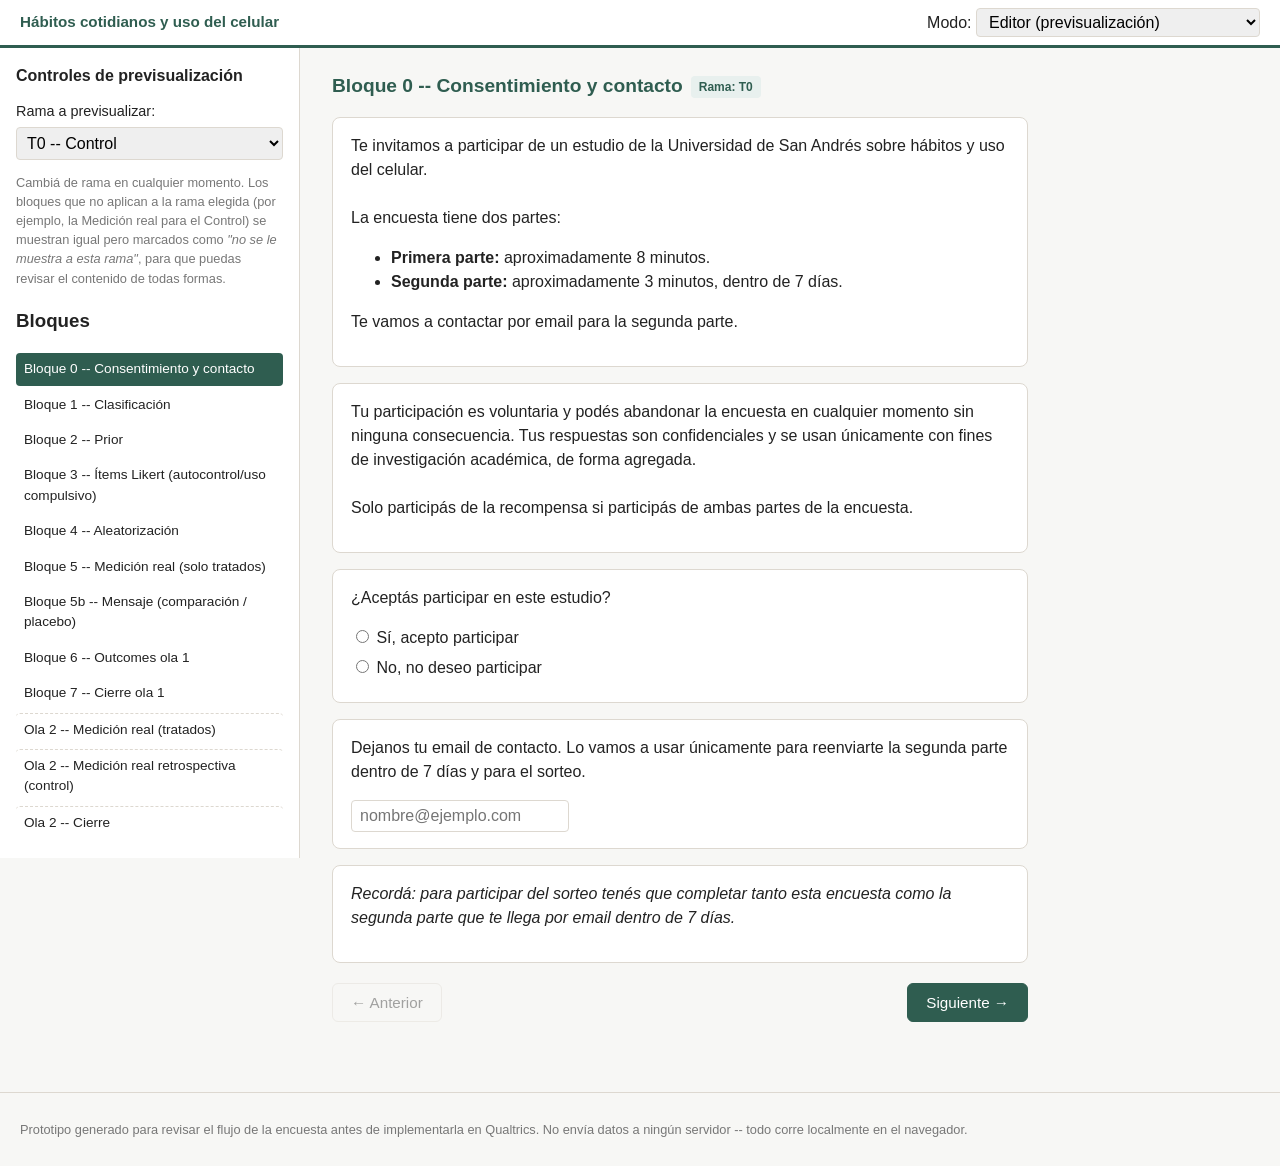
<file: site/index.html>
<!DOCTYPE html>
<html lang="es">
<head>
<meta charset="UTF-8" />
<meta name="viewport" content="width=device-width, initial-scale=1.0" />
<title>Hábitos cotidianos y uso del celular</title>
<link rel="stylesheet" href="style.css" />
</head>
<body>

<header id="top-bar">
  <div id="top-bar-left">
    <h1>Hábitos cotidianos y uso del celular</h1>
  </div>
  <div id="top-bar-right">
    <label id="mode-switcher">
      Modo:
      <select id="mode-select">
        <option value="editor">Editor (previsualización)</option>
        <option value="respondent">Encuestado (completar de verdad)</option>
      </select>
    </label>
    <button id="restart-btn" type="button" style="display:none;">Reiniciar encuesta</button>
  </div>
</header>

<div id="app">

  <aside id="sidebar">
    <div id="editor-controls" class="panel">
      <h2>Controles de previsualización</h2>
      <label>
        Rama a previsualizar:
        <select id="arm-select"></select>
      </label>
      <p class="hint">
        Cambiá de rama en cualquier momento. Los bloques que no aplican a la
        rama elegida (por ejemplo, la Medición real para el Control) se
        muestran igual pero marcados como <em>"no se le muestra a esta
        rama"</em>, para que puedas revisar el contenido de todas formas.
      </p>
      <div id="block-nav">
        <h3>Bloques</h3>
        <ol id="block-list"></ol>
      </div>
    </div>

  </aside>

  <main id="content">
    <div id="block-render"></div>
    <div id="nav-buttons">
      <button id="prev-btn" type="button">&larr; Anterior</button>
      <button id="next-btn" type="button">Siguiente &rarr;</button>
    </div>
    <p id="validation-msg" class="validation"></p>
  </main>

</div>

<footer>
  <p>
    Prototipo generado para revisar el flujo de la encuesta antes de
    implementarla en Qualtrics. No envía datos a ningún servidor -- todo
    corre localmente en el navegador.
  </p>
</footer>

<script src="config.js"></script>
<script src="data.js"></script>
<script src="app.js"></script>
</body>
</html>
</file>
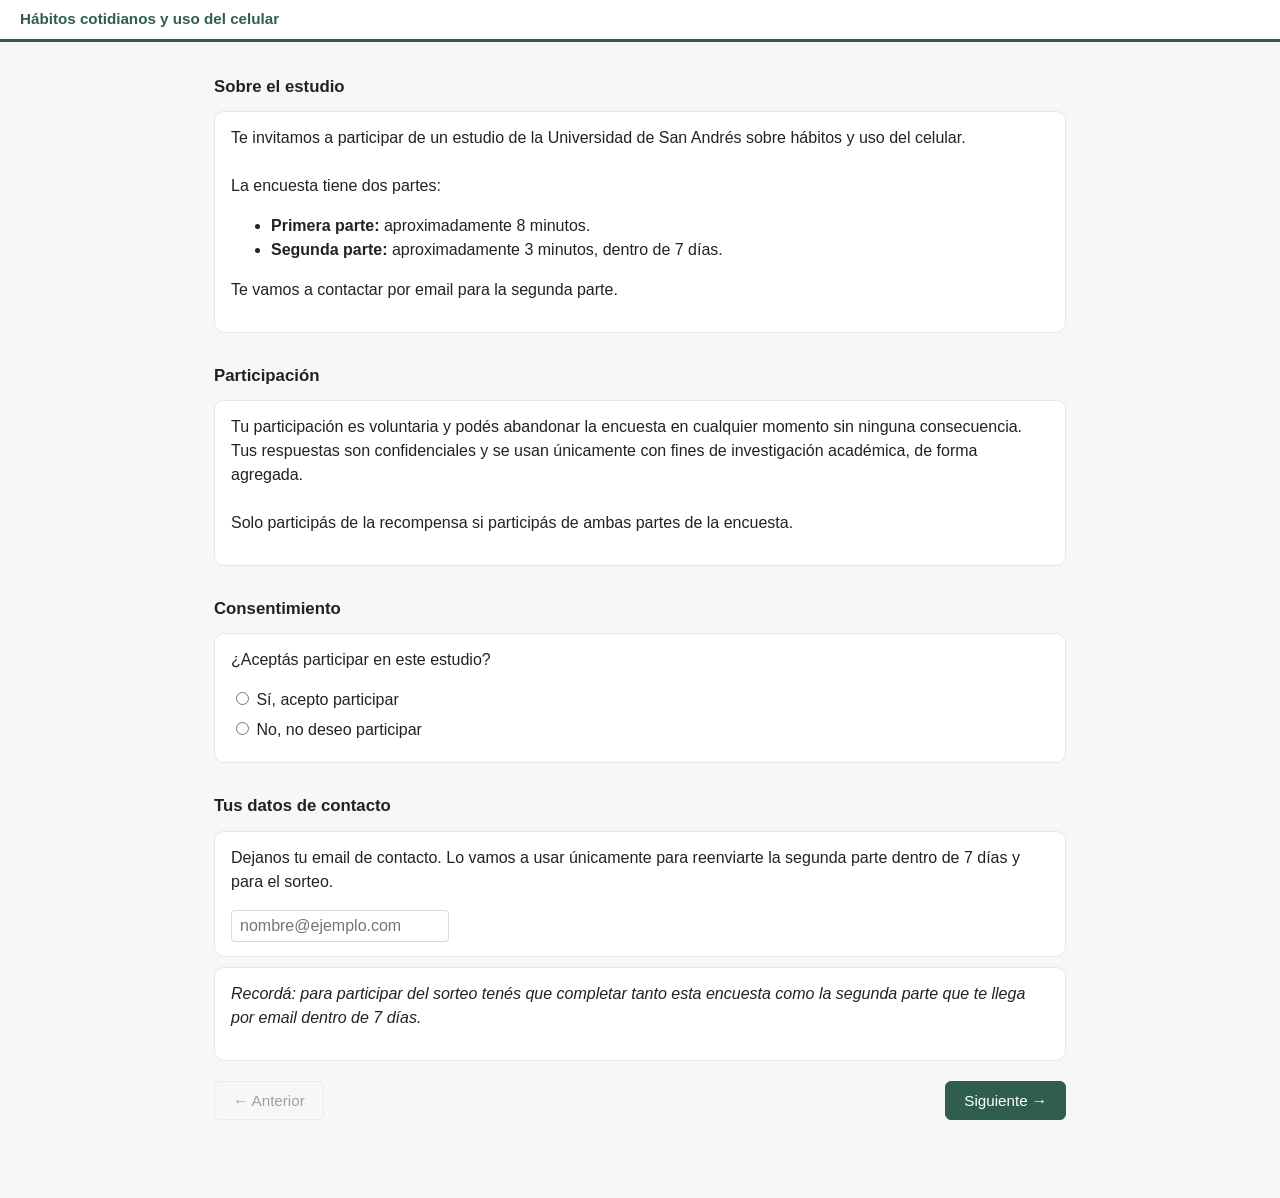
<file: site/encuestado.html>
<!DOCTYPE html>
<html lang="es">
<head>
<meta charset="UTF-8" />
<meta name="viewport" content="width=device-width, initial-scale=1.0" />
<title>Hábitos cotidianos y uso del celular</title>
<link rel="stylesheet" href="style.css" />
</head>
<!--
  Página "estrictamente Encuestado": es la misma encuesta que index.html
  (el Editor de previsualización), pero arranca directo en modo Encuestado,
  sin selector de modo y sin botón de reiniciar -- pensada para mandarle el
  link a quien va a responder de verdad, sin exponerle ningún control de
  revisión. Toda la lógica y el contenido vienen de los mismos data.js/
  app.js/style.css que el Editor; lo único que cambia es la bandera
  window.LOCKED_RESPONDENT (ver app.js) y esta clase en <body>.
-->
<body class="locked-respondent">

<header id="top-bar">
  <div id="top-bar-left">
    <h1>Hábitos cotidianos y uso del celular</h1>
  </div>
  <div id="top-bar-right">
    <label id="mode-switcher">
      Modo:
      <select id="mode-select">
        <option value="editor">Editor (previsualización)</option>
        <option value="respondent">Encuestado (completar de verdad)</option>
      </select>
    </label>
    <button id="restart-btn" type="button" style="display:none;">Reiniciar encuesta</button>
  </div>
</header>

<div id="app">

  <aside id="sidebar">
    <div id="editor-controls" class="panel">
      <h2>Controles de previsualización</h2>
      <label>
        Rama a previsualizar:
        <select id="arm-select"></select>
      </label>
      <p class="hint">
        Cambiá de rama en cualquier momento. Los bloques que no aplican a la
        rama elegida (por ejemplo, la Medición real para el Control) se
        muestran igual pero marcados como <em>"no se le muestra a esta
        rama"</em>, para que puedas revisar el contenido de todas formas.
      </p>
      <div id="block-nav">
        <h3>Bloques</h3>
        <ol id="block-list"></ol>
      </div>
    </div>

  </aside>

  <main id="content">
    <div id="block-render"></div>
    <div id="nav-buttons">
      <button id="prev-btn" type="button">&larr; Anterior</button>
      <button id="next-btn" type="button">Siguiente &rarr;</button>
    </div>
    <p id="validation-msg" class="validation"></p>
  </main>

</div>

<footer>
  <p>
    Prototipo generado para revisar el flujo de la encuesta antes de
    implementarla en Qualtrics. No envía datos a ningún servidor -- todo
    corre localmente en el navegador.
  </p>
</footer>

<script src="config.js"></script>
<script src="data.js"></script>
<script>
  // Arranca esta página directo en modo Encuestado, sin selector de modo ni
  // botón de reiniciar (ver LOCKED_RESPONDENT en app.js). Tiene que
  // ejecutarse antes de app.js.
  window.LOCKED_RESPONDENT = true;
</script>
<script src="app.js"></script>
</body>
</html>
</file>
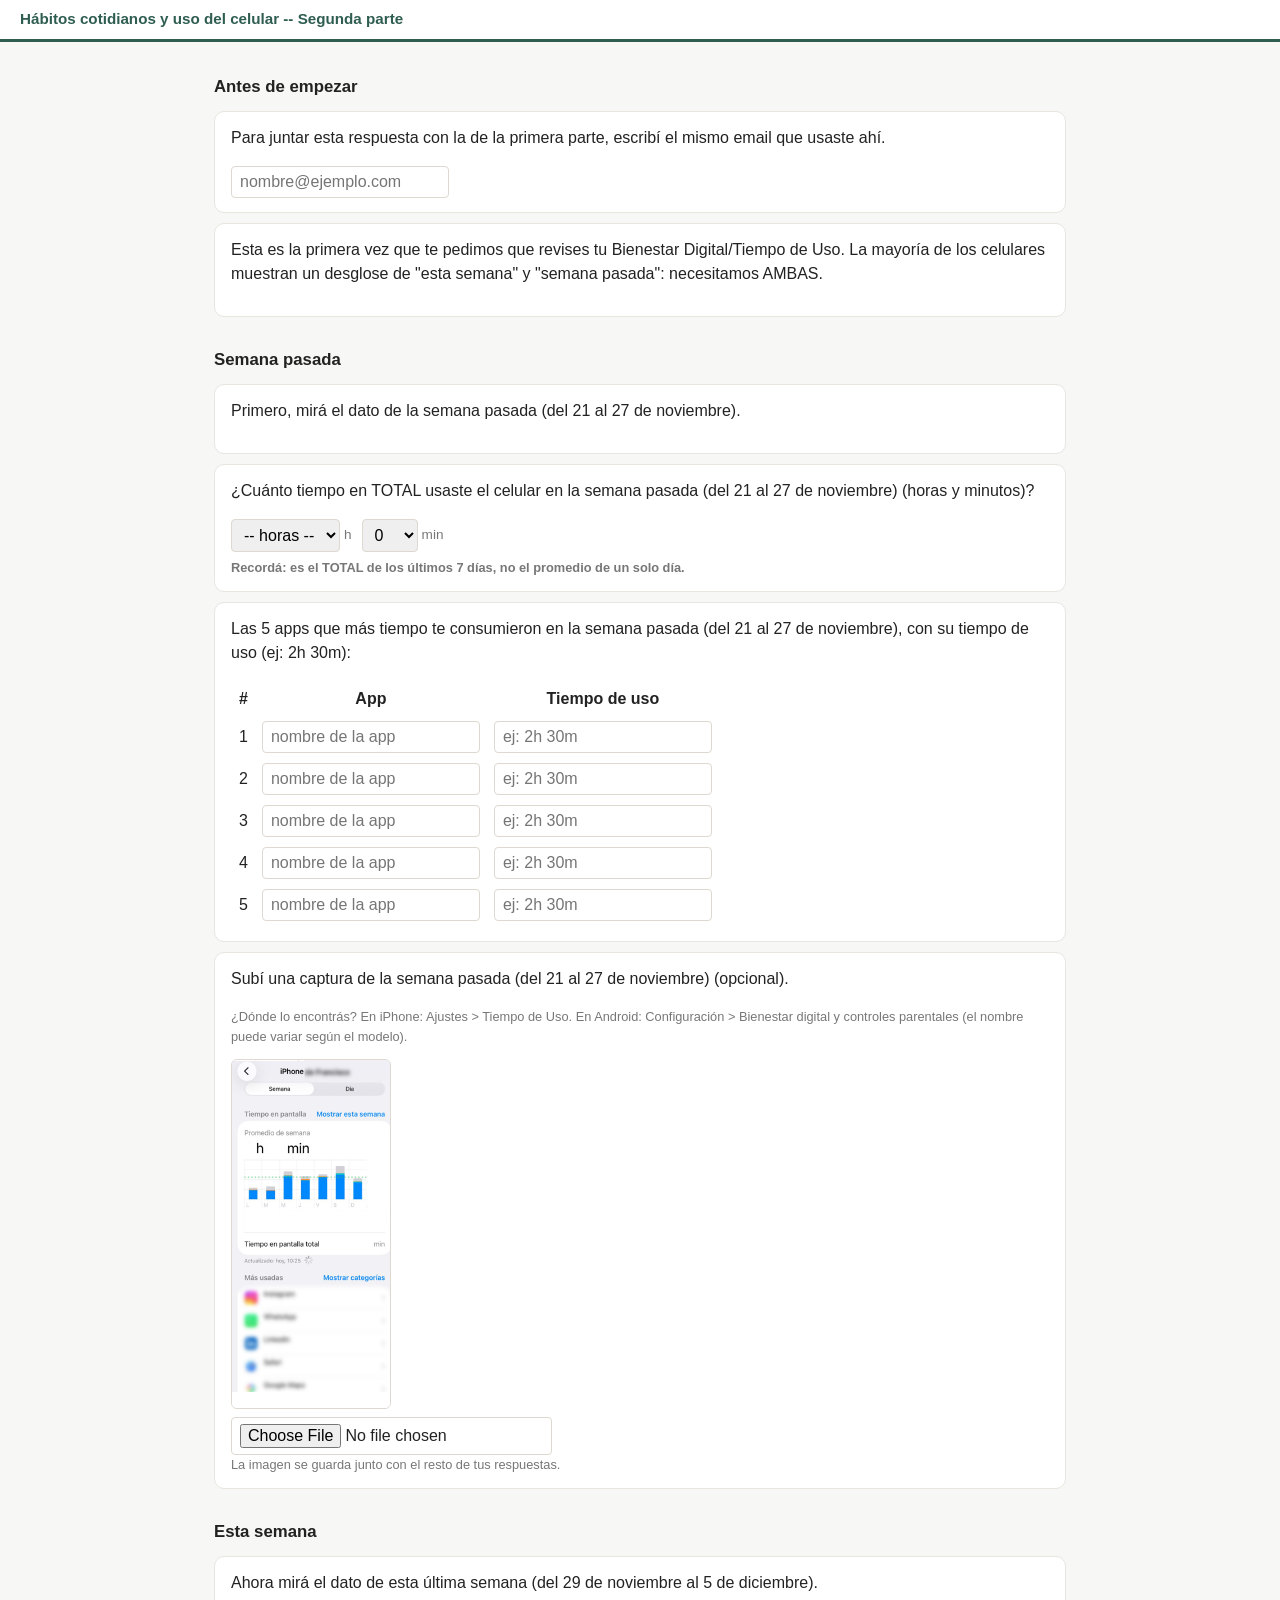
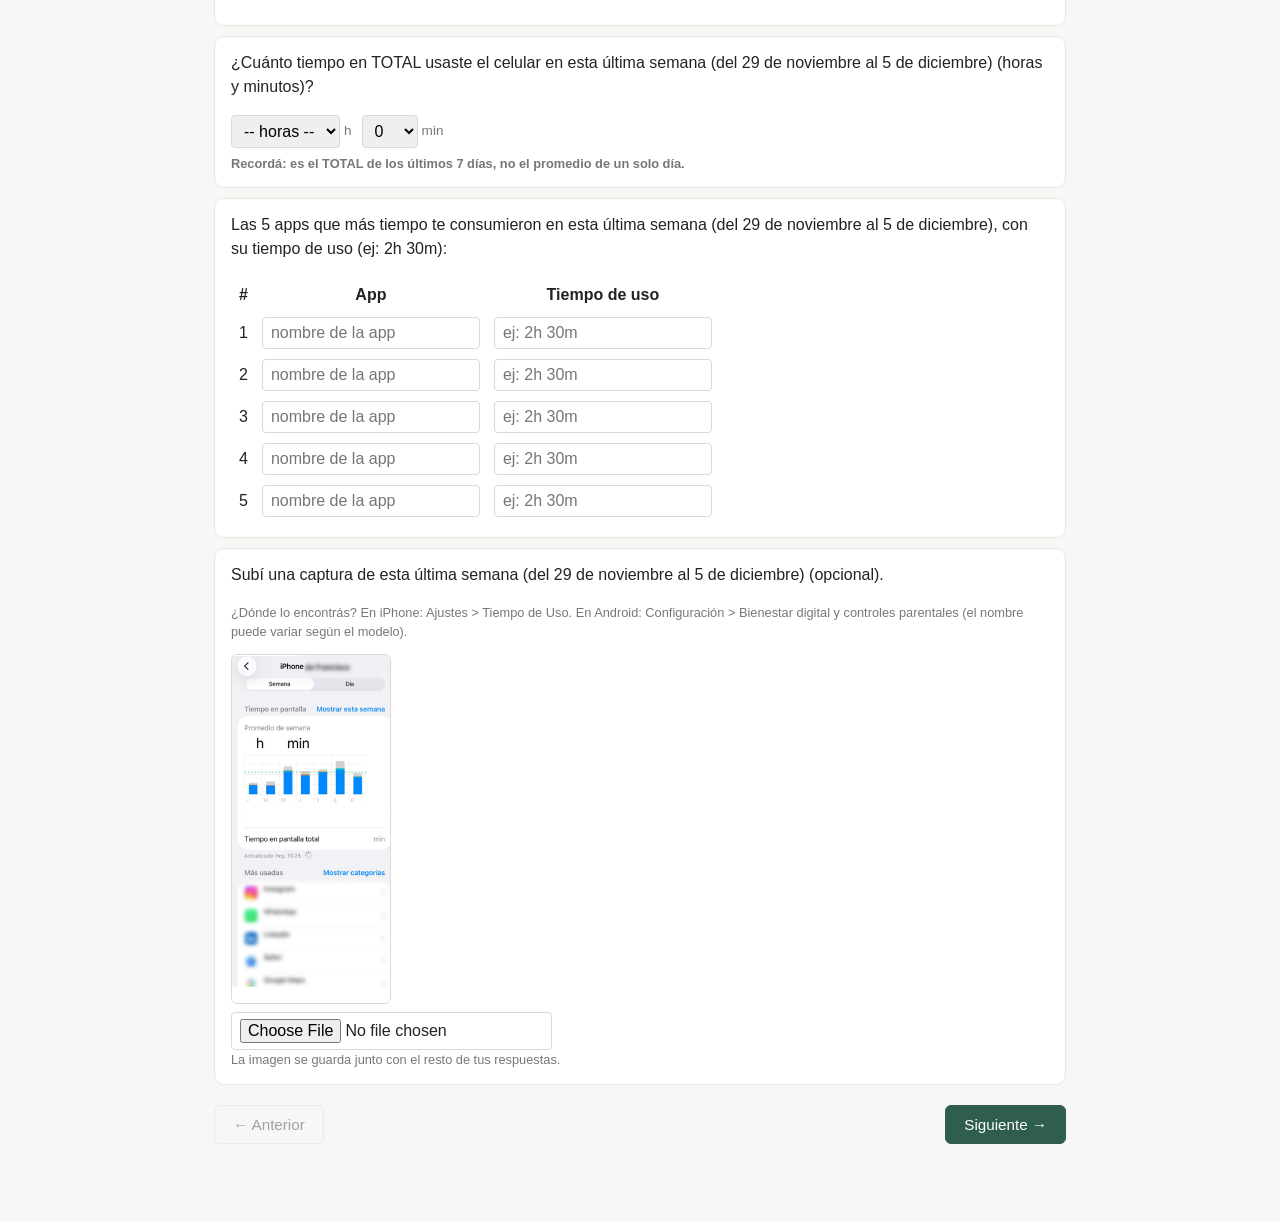
<file: site/ola2_control.html>
<!DOCTYPE html>
<html lang="es">
<head>
<meta charset="UTF-8" />
<meta name="viewport" content="width=device-width, initial-scale=1.0" />
<title>Hábitos cotidianos y uso del celular -- Segunda parte</title>
<link rel="stylesheet" href="style.css" />
</head>
<!--
  Página de Ola 2, link fijo para el grupo CONTROL -- ver la nota completa
  en ola2_tratados.html (es exactamente la misma lógica, solo cambia
  FIXED_WAVE2_GROUP más abajo). Arranca directo en la Ola 2 -- Medición
  real retrospectiva (control).
-->
<body class="locked-respondent">

<header id="top-bar">
  <div id="top-bar-left">
    <h1>Hábitos cotidianos y uso del celular -- Segunda parte</h1>
  </div>
  <div id="top-bar-right">
    <label id="mode-switcher">
      Modo:
      <select id="mode-select">
        <option value="editor">Editor (previsualización)</option>
        <option value="respondent">Encuestado (completar de verdad)</option>
      </select>
    </label>
    <button id="restart-btn" type="button" style="display:none;">Reiniciar encuesta</button>
  </div>
</header>

<div id="app">

  <aside id="sidebar">
    <div id="editor-controls" class="panel">
      <h2>Controles de previsualización</h2>
      <label>
        Rama a previsualizar:
        <select id="arm-select"></select>
      </label>
      <p class="hint">
        Cambiá de rama en cualquier momento. Los bloques que no aplican a la
        rama elegida (por ejemplo, la Medición real para el Control) se
        muestran igual pero marcados como <em>"no se le muestra a esta
        rama"</em>, para que puedas revisar el contenido de todas formas.
      </p>
      <div id="block-nav">
        <h3>Bloques</h3>
        <ol id="block-list"></ol>
      </div>
    </div>

  </aside>

  <main id="content">
    <div id="block-render"></div>
    <div id="nav-buttons">
      <button id="prev-btn" type="button">&larr; Anterior</button>
      <button id="next-btn" type="button">Siguiente &rarr;</button>
    </div>
    <p id="validation-msg" class="validation"></p>
  </main>

</div>

<footer>
  <p>
    Prototipo generado para revisar el flujo de la encuesta antes de
    implementarla en Qualtrics. No envía datos a ningún servidor -- todo
    corre localmente en el navegador.
  </p>
</footer>

<script src="config.js"></script>
<script src="data.js"></script>
<script>
  // Arranca esta página directo en la Ola 2, grupo Control, sin pid/arm en
  // la URL -- ver FIXED_WAVE2_GROUP en app.js. Tiene que ejecutarse antes
  // de app.js.
  window.LOCKED_RESPONDENT = true;
  window.FIXED_WAVE2_GROUP = "control";
</script>
<script src="app.js"></script>
</body>
</html>
</file>
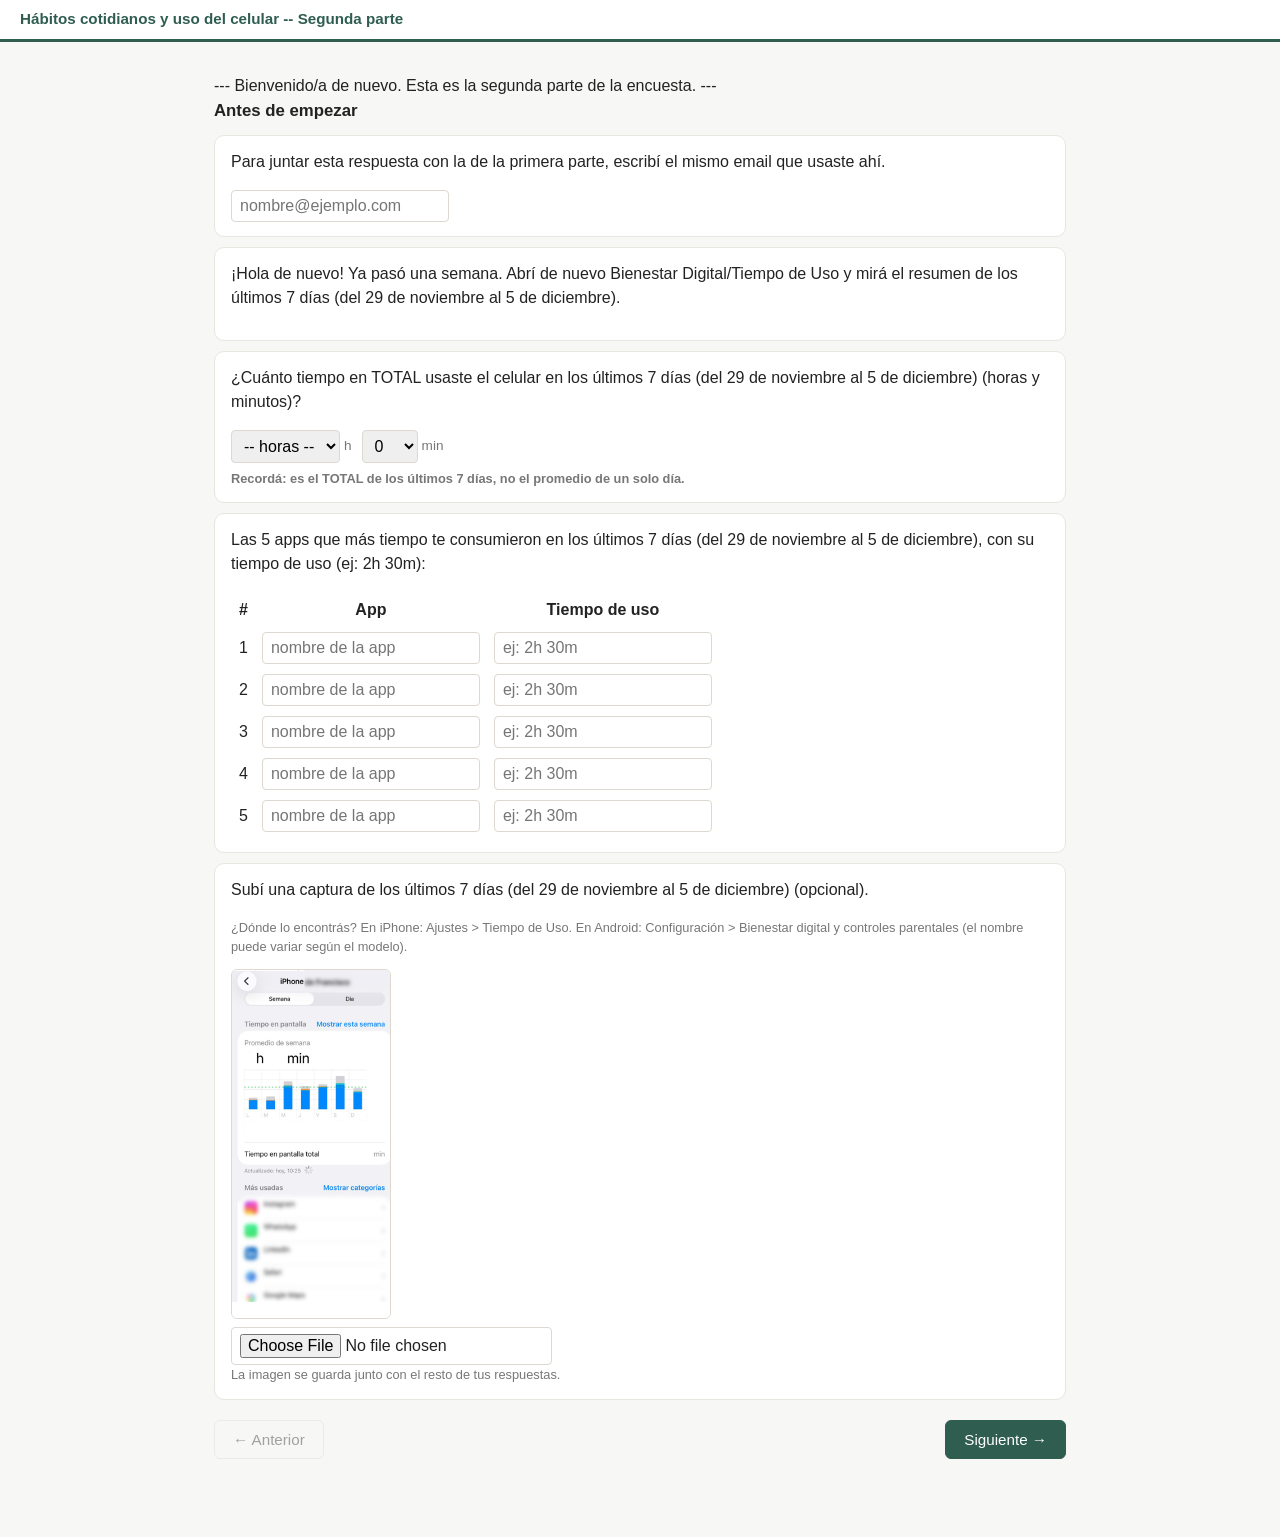
<file: site/ola2_tratados.html>
<!DOCTYPE html>
<html lang="es">
<head>
<meta charset="UTF-8" />
<meta name="viewport" content="width=device-width, initial-scale=1.0" />
<title>Hábitos cotidianos y uso del celular -- Segunda parte</title>
<link rel="stylesheet" href="style.css" />
</head>
<!--
  Página de Ola 2, link fijo para el grupo TRATADO: un único link, igual
  para todas las personas del grupo (no lleva pid/arm de nadie en
  particular), pensado para compartirse a mano en la segunda semana --
  reemplaza al email automático de invitación (ver sendOla2Invites en
  google_apps_script/Code.gs, que queda sin usar salvo que se decida
  retomarlo). Arranca directo en la Ola 2 -- Medición real (tratados), sin
  selector de modo ni botón de reiniciar (igual que encuestado.html). Como
  no hay pid/arm en la URL, la primera pregunta le pide el email a la
  persona (ver O2T_Email en survey_content.py) para poder juntar esta fila
  con la de su Ola 1 más adelante.
-->
<body class="locked-respondent">

<header id="top-bar">
  <div id="top-bar-left">
    <h1>Hábitos cotidianos y uso del celular -- Segunda parte</h1>
  </div>
  <div id="top-bar-right">
    <label id="mode-switcher">
      Modo:
      <select id="mode-select">
        <option value="editor">Editor (previsualización)</option>
        <option value="respondent">Encuestado (completar de verdad)</option>
      </select>
    </label>
    <button id="restart-btn" type="button" style="display:none;">Reiniciar encuesta</button>
  </div>
</header>

<div id="app">

  <aside id="sidebar">
    <div id="editor-controls" class="panel">
      <h2>Controles de previsualización</h2>
      <label>
        Rama a previsualizar:
        <select id="arm-select"></select>
      </label>
      <p class="hint">
        Cambiá de rama en cualquier momento. Los bloques que no aplican a la
        rama elegida (por ejemplo, la Medición real para el Control) se
        muestran igual pero marcados como <em>"no se le muestra a esta
        rama"</em>, para que puedas revisar el contenido de todas formas.
      </p>
      <div id="block-nav">
        <h3>Bloques</h3>
        <ol id="block-list"></ol>
      </div>
    </div>

  </aside>

  <main id="content">
    <div id="block-render"></div>
    <div id="nav-buttons">
      <button id="prev-btn" type="button">&larr; Anterior</button>
      <button id="next-btn" type="button">Siguiente &rarr;</button>
    </div>
    <p id="validation-msg" class="validation"></p>
  </main>

</div>

<footer>
  <p>
    Prototipo generado para revisar el flujo de la encuesta antes de
    implementarla en Qualtrics. No envía datos a ningún servidor -- todo
    corre localmente en el navegador.
  </p>
</footer>

<script src="config.js"></script>
<script src="data.js"></script>
<script>
  // Arranca esta página directo en la Ola 2, grupo Tratado, sin pid/arm en
  // la URL -- ver FIXED_WAVE2_GROUP en app.js. Tiene que ejecutarse antes
  // de app.js.
  window.LOCKED_RESPONDENT = true;
  window.FIXED_WAVE2_GROUP = "tratados";
</script>
<script src="app.js"></script>
</body>
</html>
</file>
<file: site/style.css>
:root {
  --bg: #f7f7f5;
  --panel-bg: #ffffff;
  --border: #ddd8d0;
  --accent: #2f5d50;
  --accent-light: #e8f0ee;
  --text: #222;
  --muted: #777;
  --danger: #a33;
}

* { box-sizing: border-box; }

body {
  margin: 0;
  font-family: -apple-system, BlinkMacSystemFont, "Segoe UI", Roboto, Arial, sans-serif;
  background: var(--bg);
  color: var(--text);
  line-height: 1.5;
}

#top-bar {
  display: flex;
  justify-content: space-between;
  align-items: center;
  /* Encabezado más chico y con el verde más moderado: fondo claro con un
     filete de acento abajo, en vez de una franja sólida verde de punta a
     punta -- el verde queda para las cosas que de verdad importa resaltar
     (la caja de comparación, el botón principal), no para el chrome de la
     página. */
  background: var(--panel-bg);
  color: var(--text);
  border-bottom: 3px solid var(--accent);
  padding: 8px 20px;
  flex-wrap: wrap;
  gap: 10px;
}

#top-bar h1 {
  font-size: 0.95rem;
  font-weight: 600;
  margin: 0;
  color: var(--accent);
}

#top-bar select {
  padding: 4px 8px;
  border-radius: 4px;
  border: 1px solid var(--border);
}

#top-bar #restart-btn {
  padding: 5px 12px;
  font-size: 0.85rem;
  background: none;
  color: var(--danger);
  border: 1px solid var(--danger);
  border-radius: 4px;
  cursor: pointer;
}

#app {
  display: flex;
  min-height: calc(100vh - 120px);
  align-items: flex-start;
}

#sidebar {
  width: 300px;
  flex-shrink: 0;
  padding: 16px;
  border-right: 1px solid var(--border);
  background: var(--panel-bg);
}

.panel h2 {
  font-size: 1rem;
  margin-top: 0;
}

.panel label {
  display: block;
  font-size: 0.9rem;
  margin-bottom: 10px;
}

.panel select {
  width: 100%;
  padding: 6px;
  margin-top: 4px;
}

.hint {
  font-size: 0.8rem;
  color: var(--muted);
}

/* Miniatura de referencia junto a una pregunta de subir archivo (ej. cómo
   se ve la pantalla de Bienestar Digital/Tiempo de Uso que hay que
   capturar) -- chica y con borde para que se note que es un ejemplo, no la
   captura real; clickeable (el <a> que la envuelve) para verla más grande. */
.reference-image {
  display: block;
  max-width: 160px;
  height: auto;
  border: 1px solid var(--border);
  border-radius: 6px;
  margin: 8px 0;
  cursor: zoom-in;
}

#block-list {
  list-style: none;
  padding: 0;
  margin: 0;
}

#block-list li {
  padding: 6px 8px;
  border-radius: 4px;
  cursor: pointer;
  font-size: 0.85rem;
  margin-bottom: 3px;
}

#block-list li:hover {
  background: var(--accent-light);
}

#block-list li.active {
  background: var(--accent);
  color: white;
}

#block-list li.wave2 {
  border-top: 1px dashed var(--border);
}

#content {
  flex: 1;
  padding: 24px 32px;
  max-width: 760px;
}

/* La encuesta que completa de verdad la persona (modo Encuestado, sin
   sidebar) se ve centrada y con un ancho proporcional a la pantalla -- 90%
   del viewport, con un tope para que en monitores grandes las líneas de
   texto no queden demasiado largas para leer cómodamente. En vez de un
   ancho fijo, "width: 90%" hace que las tarjetas se agranden o achiquen
   solas según el tamaño de la ventana. */
body.mode-respondent #content {
  /* #content tiene "flex: 1" en la regla base (para repartirse el ancho
     junto al sidebar en el Editor) -- eso hace que ignore "width" y se
     estire a ocupar todo #app. Acá no hay sidebar, así que hay que anular
     ese estiramiento para que el ancho proporcional (90%, con tope) tenga
     efecto de verdad. */
  flex: none;
  width: 90%;
  max-width: 900px;
  margin: 0 auto;
  padding: 32px 24px;
}

#block-render h2.block-title {
  margin-top: 0;
  color: var(--accent);
  font-size: 1.2rem;
}

/* Título de sección (solo modo Encuestado): un nivel jerárquico por encima
   de la pregunta -- "Sobre vos" / "Consentimiento" / etc. -- para que la
   encuesta se lea como secciones de un documento y no como una lista plana
   de tarjetas todas con el mismo peso. Vive fuera de la tarjeta de la
   pregunta (no es parte de ".question"), como un subtítulo de sección. */
.section-title {
  margin: 30px 0 12px;
  font-size: 1.05rem;
  font-weight: 700;
  color: var(--text);
}

.section-title:first-child {
  margin-top: 0;
}

.question {
  background: var(--panel-bg);
  border: 1px solid var(--border);
  border-radius: 8px;
  padding: 16px 18px;
  margin-bottom: 16px;
}

/* Tarjetas más sutiles en la encuesta final: borde más liviano, menos
   padding, menos separación vertical entre preguntas y esquinas un poco más
   redondeadas -- para que se vea como una única encuesta dividida en
   secciones, no como una página llena de cajas independientes. El Editor
   mantiene el estilo de tarjeta original (más marcado), porque ahí conviene
   que cada pregunta se distinga con claridad al revisar. */
body.mode-respondent .question {
  border-color: #e9e6e0;
  border-radius: 10px;
  padding: 14px 16px;
  margin-bottom: 10px;
}

.question p.q-text {
  margin-top: 0;
  font-weight: 500;
}

.question--comparison {
  background: var(--accent-light);
  border: 1px solid var(--accent);
  border-left: 5px solid var(--accent);
}

.question--nudge {
  background: #fdf8ee;
  border: 1px solid #e6d9b8;
  border-left: 5px solid #c9a227;
}

.question--nudge ul {
  margin: 8px 0 0 0;
  padding-left: 20px;
}

.question--nudge li {
  margin-bottom: 6px;
}

/* Caja del placebo (T0/T*): visualmente neutra, distinta de "comparison"
   (dato objetivo) y "nudge" (mensaje de tratamiento) -- para que en modo
   Editor se identifique de un vistazo como la caja de control de carga de
   lectura, no como contenido de tratamiento. */
.question--placebo {
  background: #f4f4f4;
  border: 1px solid #dcdcdc;
  border-left: 5px solid #9a9a9a;
}

.question .not-shown-note {
  font-size: 0.8rem;
  color: var(--muted);
  font-style: italic;
  border-left: 3px solid var(--border);
  padding-left: 8px;
  margin-top: 8px;
}

.choice-row {
  display: block;
  margin-bottom: 6px;
}

select, input[type=email], input[type=number], input[type=text], input[type=file] {
  font-size: 1rem;
  padding: 6px 8px;
  border: 1px solid var(--border);
  border-radius: 4px;
}

table.likert {
  width: 100%;
  border-collapse: collapse;
  font-size: 0.85rem;
}

table.likert th, table.likert td {
  border: 1px solid var(--border);
  padding: 6px;
  text-align: center;
}

table.likert td.row-label {
  text-align: left;
  max-width: 260px;
}

table.ranking td, table.ranking th {
  padding: 4px 6px;
}

.date-row select {
  margin-right: 6px;
}

.hm-row {
  display: inline-flex;
  align-items: center;
  gap: 4px;
  flex-wrap: wrap;
}

.hm-unit {
  font-size: 0.85rem;
  color: var(--muted);
  margin-right: 6px;
}

.hm-field {
  display: flex;
  flex-direction: column;
  gap: 6px;
}

.hm-reminder {
  font-weight: 600;
}

.hm-check {
  font-size: 0.82rem;
  color: var(--muted);
  background: rgba(0, 0, 0, 0.04);
  border: 1px solid var(--border);
  border-radius: 6px;
  padding: 6px 8px;
}

#nav-buttons {
  display: flex;
  justify-content: space-between;
  margin-top: 20px;
}

#nav-buttons button {
  padding: 10px 18px;
  border-radius: 6px;
  cursor: pointer;
  font-size: 0.95rem;
}

/* Verde reservado para la acción principal ("Siguiente/Finalizar");
   "Anterior" queda como botón secundario, sin relleno -- moderar el uso del
   acento verde en vez de repetirlo en los dos botones. */
#prev-btn {
  border: 1px solid var(--border);
  background: transparent;
  color: var(--text);
}

#next-btn {
  border: 1px solid var(--accent);
  background: var(--accent);
  color: white;
}

#nav-buttons button:disabled {
  opacity: 0.4;
  cursor: not-allowed;
}

.validation {
  color: var(--danger);
  min-height: 1.2em;
  font-size: 0.9rem;
}

.arm-badge {
  display: inline-block;
  background: var(--accent-light);
  color: var(--accent);
  border-radius: 4px;
  padding: 2px 8px;
  font-size: 0.75rem;
  margin-left: 8px;
  vertical-align: middle;
}

footer {
  padding: 14px 20px;
  font-size: 0.8rem;
  color: var(--muted);
  border-top: 1px solid var(--border);
}

/* La nota de "prototipo" / Qualtrics es una nota de desarrollo para quien
   revisa en modo Editor -- no algo que deba ver quien responde de verdad. */
body.mode-respondent footer {
  display: none;
}

/* Página "estrictamente Encuestado" (site/encuestado.html): resguardo extra
   a nivel CSS para que el selector de Modo y el botón de reiniciar no se
   lleguen a ver ni un instante mientras carga la página -- app.js ya los
   oculta y desactiva por JS (ver LOCKED_RESPONDENT), esto es solo para
   evitar el parpadeo inicial. */
body.locked-respondent #mode-switcher,
body.locked-respondent #restart-btn {
  display: none !important;
}

@media (max-width: 800px) {
  #app { flex-direction: column; }
  #sidebar { width: 100%; border-right: none; border-bottom: 1px solid var(--border); }
  #content { max-width: 100%; padding: 16px; }
  body.mode-respondent #content { width: 100%; padding: 20px 16px; }
}
</file>
